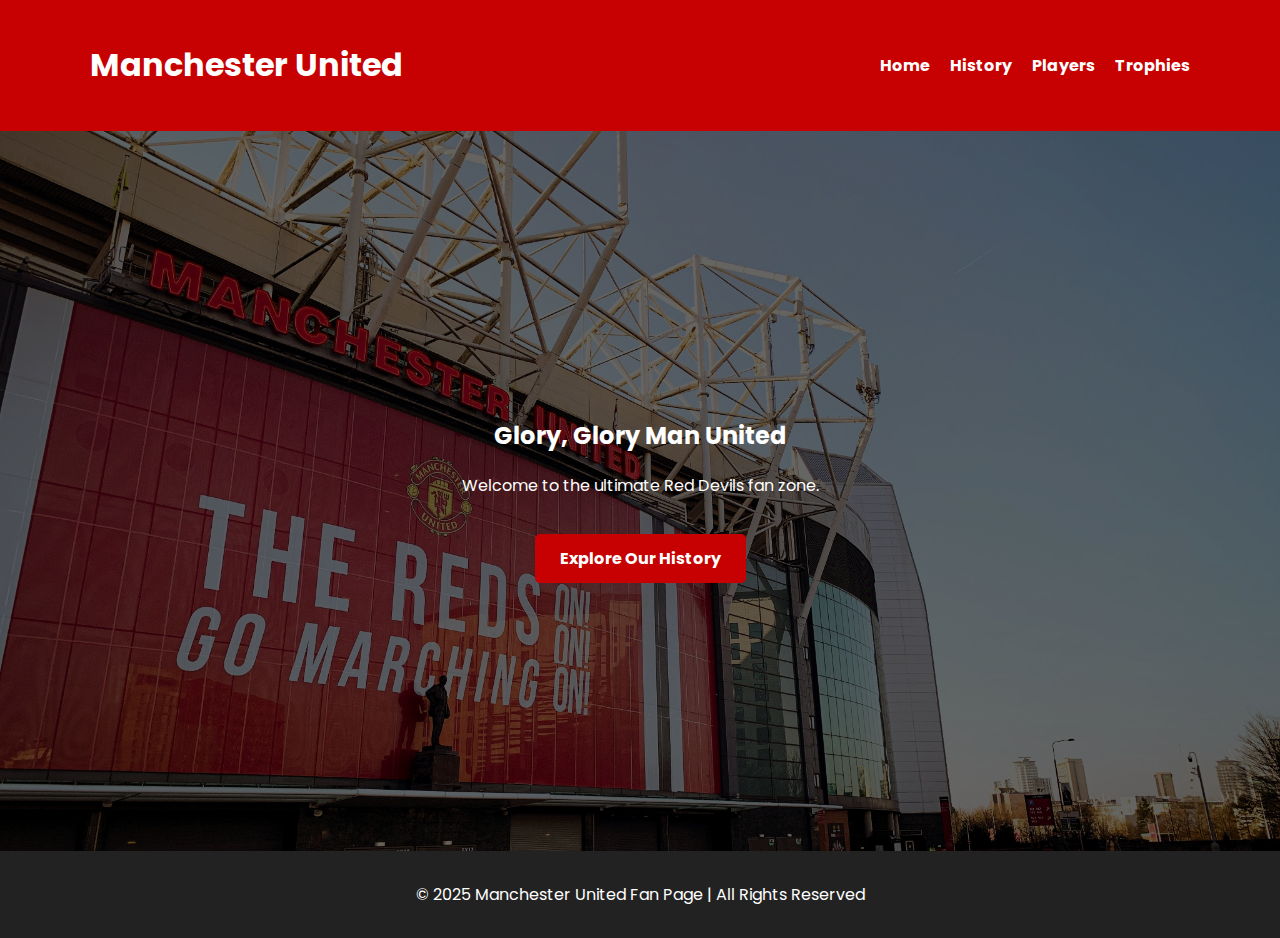
<file: index.html>
<!DOCTYPE html>
<html lang="en">
<head>
  <meta charset="UTF-8" />
  <meta name="viewport" content="width=device-width, initial-scale=1.0"/>
  <title>Manchester United | Home</title>
  <link href="https://fonts.googleapis.com/css2?family=Poppins:wght@400;700&display=swap" rel="stylesheet">
  <link rel="stylesheet" href="style.css"/>
</head>
<body>
  <header class="main-header">
    <div class="container">
      <h1>Manchester United</h1>
      <nav>
        <ul>
          <li><a href="index.html">Home</a></li>
          <li><a href="history.html">History</a></li>
          <li><a href="players.html">Players</a></li>
          <li><a href="trophies.html">Trophies</a></li>
        </ul>
      </nav>
    </div>
  </header>
  <section class="hero">
    <div class="hero-content">
      <h2>Glory, Glory Man United</h2>
      <p>Welcome to the ultimate Red Devils fan zone.</p>
      <a href="history.html" class="btn">Explore Our History</a>
    </div>
  </section>
  <footer>
    <p>&copy; 2025 Manchester United Fan Page | All Rights Reserved</p>
  </footer>
</body>
</html>
</file>
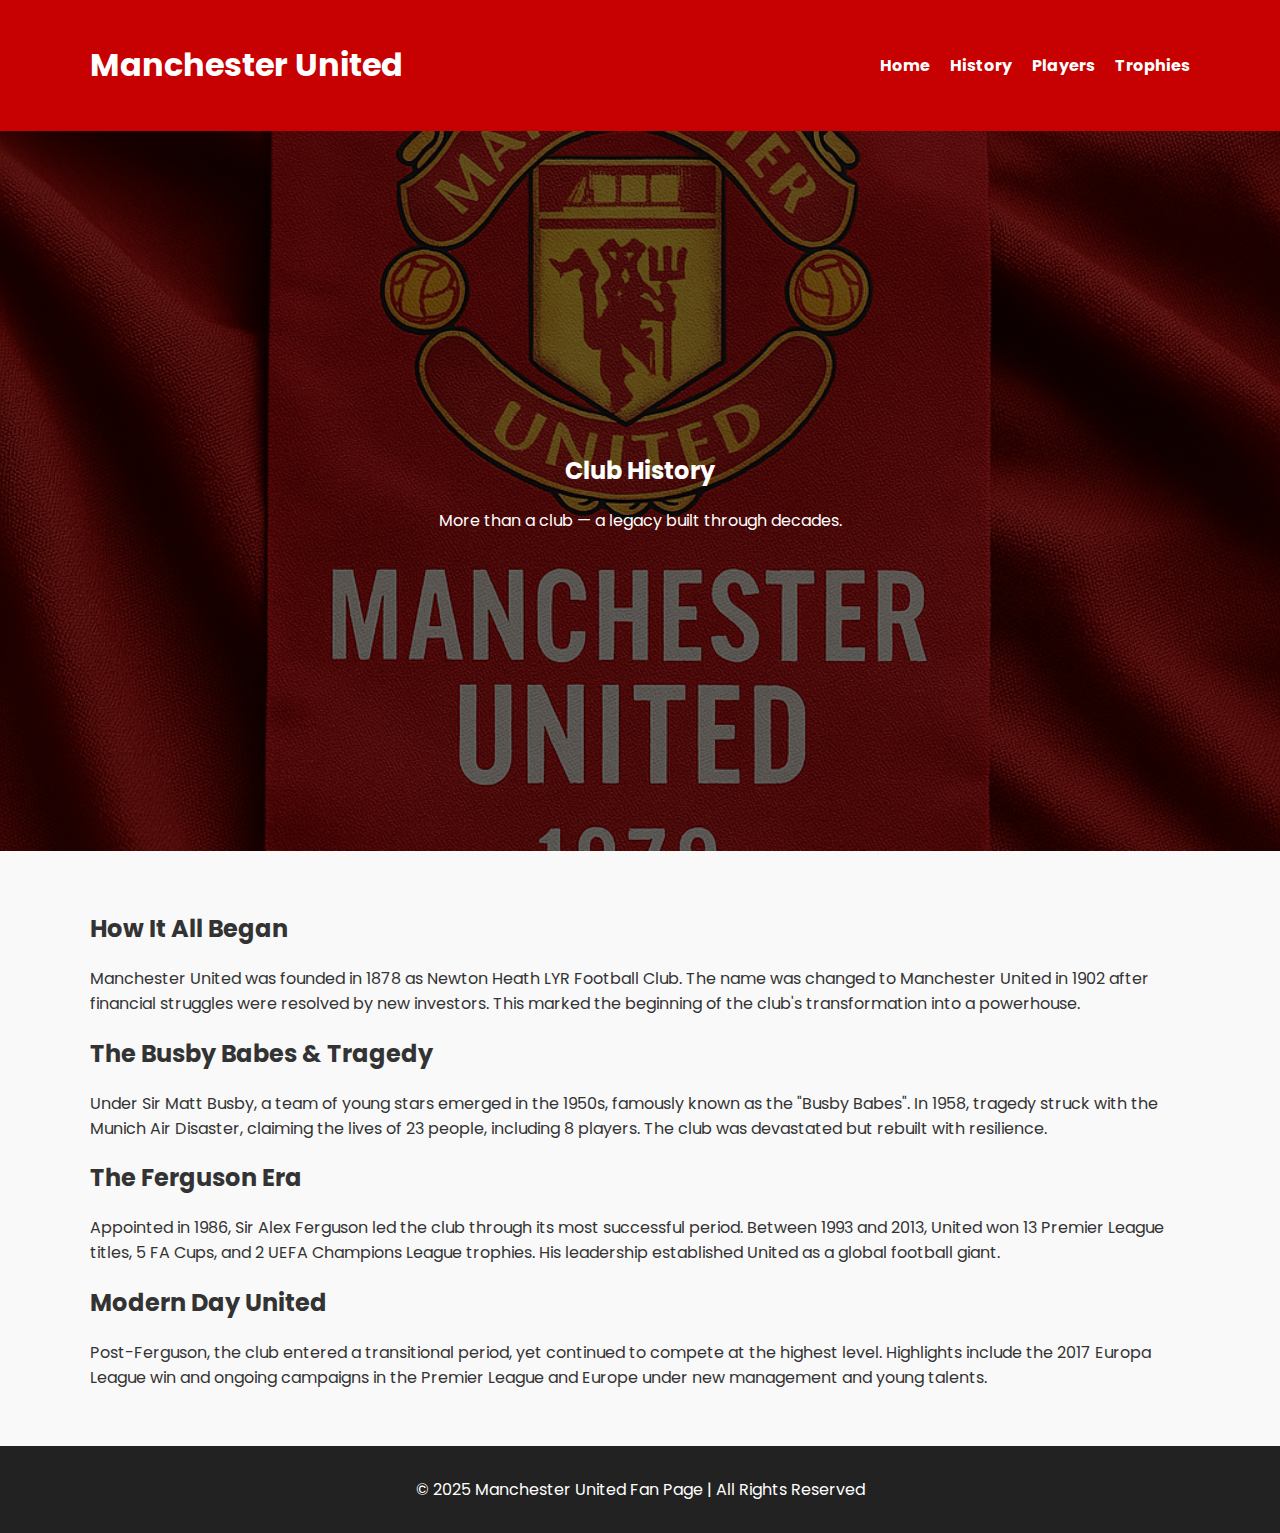
<file: history.html>
<!DOCTYPE html>
<html lang="en">
<head>
  <meta charset="UTF-8" />
  <meta name="viewport" content="width=device-width, initial-scale=1.0"/>
  <title>Manchester United | History</title>
  <link href="https://fonts.googleapis.com/css2?family=Poppins:wght@400;700&display=swap" rel="stylesheet">
  <link rel="stylesheet" href="style.css"/>
</head>
<body>
  <header class="main-header">
    <div class="container">
      <h1>Manchester United</h1>
      <nav>
        <ul>
          <li><a href="index.html">Home</a></li>
          <li><a href="history.html">History</a></li>
          <li><a href="players.html">Players</a></li>
          <li><a href="trophies.html">Trophies</a></li>
        </ul>
      </nav>
    </div>
  </header>
  <section class="hero" style="background-image: url('images/history.jpg');">
    <div class="hero-content">
      <h2>Club History</h2>
      <p>More than a club — a legacy built through decades.</p>
    </div>
  </section>
  <main class="container">
    <h2>How It All Began</h2>
    <p>Manchester United was founded in 1878 as Newton Heath LYR Football Club. The name was changed to Manchester United in 1902 after financial struggles were resolved by new investors. This marked the beginning of the club's transformation into a powerhouse.</p>

    <h2>The Busby Babes & Tragedy</h2>
    <p>Under Sir Matt Busby, a team of young stars emerged in the 1950s, famously known as the "Busby Babes". In 1958, tragedy struck with the Munich Air Disaster, claiming the lives of 23 people, including 8 players. The club was devastated but rebuilt with resilience.</p>

    <h2>The Ferguson Era</h2>
    <p>Appointed in 1986, Sir Alex Ferguson led the club through its most successful period. Between 1993 and 2013, United won 13 Premier League titles, 5 FA Cups, and 2 UEFA Champions League trophies. His leadership established United as a global football giant.</p>

    <h2>Modern Day United</h2>
    <p>Post-Ferguson, the club entered a transitional period, yet continued to compete at the highest level. Highlights include the 2017 Europa League win and ongoing campaigns in the Premier League and Europe under new management and young talents.</p>
  </main>
  <footer>
    <p>&copy; 2025 Manchester United Fan Page | All Rights Reserved</p>
  </footer>
</body>
</html>
</file>
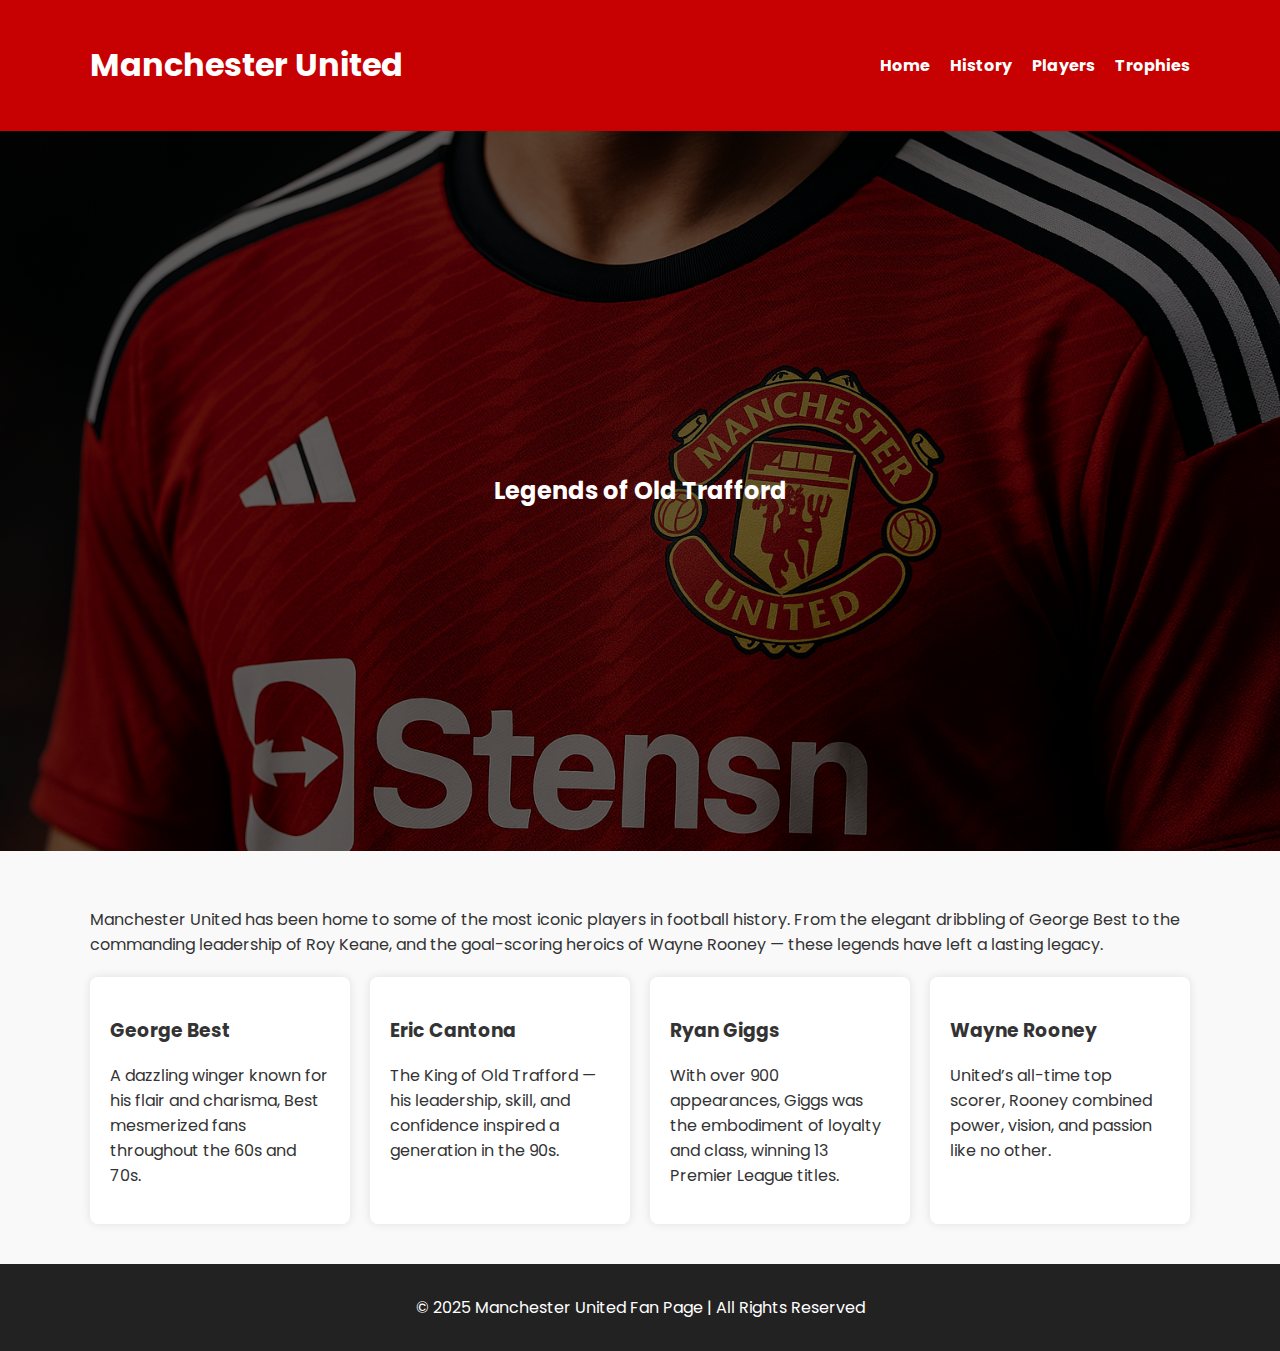
<file: players.html>
<!DOCTYPE html>
<html lang="en">
<head>
  <meta charset="UTF-8" />
  <meta name="viewport" content="width=device-width, initial-scale=1.0"/>
  <title>Manchester United | Players</title>
  <link href="https://fonts.googleapis.com/css2?family=Poppins:wght@400;700&display=swap" rel="stylesheet">
  <link rel="stylesheet" href="style.css"/>
</head>
<body>
  <header class="main-header">
    <div class="container">
      <h1>Manchester United</h1>
      <nav>
        <ul>
          <li><a href="index.html">Home</a></li>
          <li><a href="history.html">History</a></li>
          <li><a href="players.html">Players</a></li>
          <li><a href="trophies.html">Trophies</a></li>
        </ul>
      </nav>
    </div>
  </header>
  <section class="hero" style="background-image: url('images/players.jpg');">
    <div class="hero-content">
      <h2>Legends of Old Trafford</h2>
    </div>
  </section>
  <main class="container">
    <p>Manchester United has been home to some of the most iconic players in football history. From the elegant dribbling of George Best to the commanding leadership of Roy Keane, and the goal-scoring heroics of Wayne Rooney — these legends have left a lasting legacy.</p>
    <div class="grid">
      <div class="card"><h3>George Best</h3><p>A dazzling winger known for his flair and charisma, Best mesmerized fans throughout the 60s and 70s.</p></div>
      <div class="card"><h3>Eric Cantona</h3><p>The King of Old Trafford — his leadership, skill, and confidence inspired a generation in the 90s.</p></div>
      <div class="card"><h3>Ryan Giggs</h3><p>With over 900 appearances, Giggs was the embodiment of loyalty and class, winning 13 Premier League titles.</p></div>
      <div class="card"><h3>Wayne Rooney</h3><p>United’s all-time top scorer, Rooney combined power, vision, and passion like no other.</p></div>
    </div>
  </main>
  <footer>
    <p>&copy; 2025 Manchester United Fan Page | All Rights Reserved</p>
  </footer>
</body>
</html>
</file>
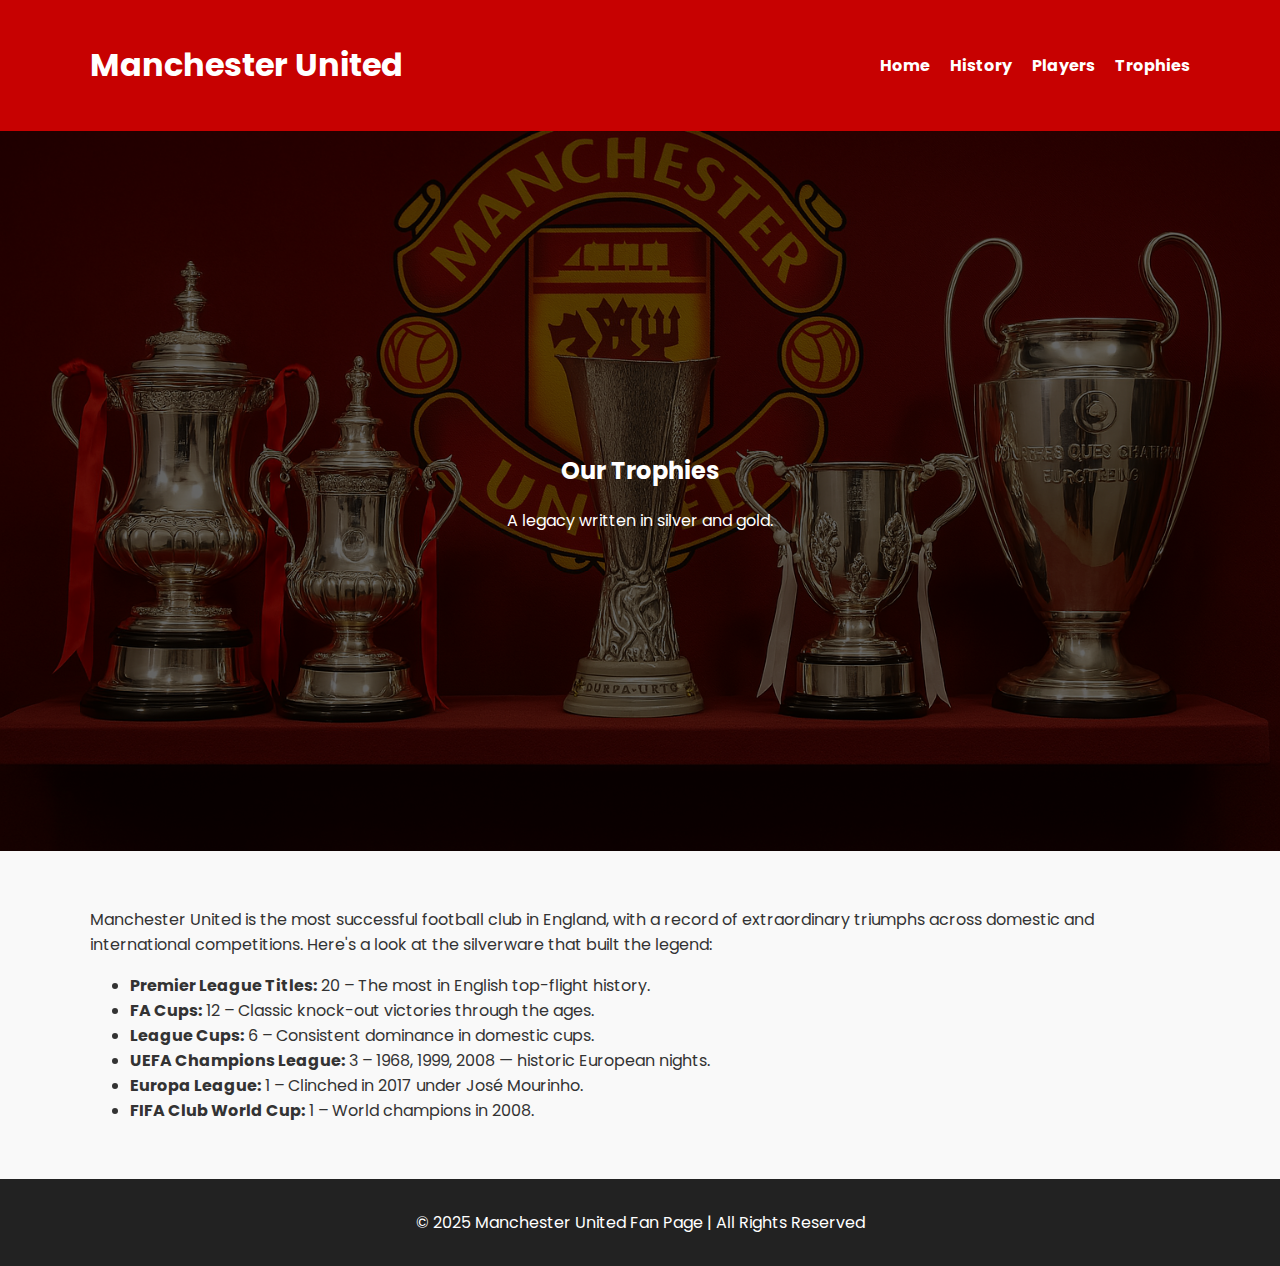
<file: trophies.html>
<!DOCTYPE html>
<html lang="en">
<head>
  <meta charset="UTF-8" />
  <meta name="viewport" content="width=device-width, initial-scale=1.0"/>
  <title>Manchester United | Trophies</title>
  <link href="https://fonts.googleapis.com/css2?family=Poppins:wght@400;700&display=swap" rel="stylesheet">
  <link rel="stylesheet" href="style.css"/>
</head>
<body>
  <header class="main-header">
    <div class="container">
      <h1>Manchester United</h1>
      <nav>
        <ul>
          <li><a href="index.html">Home</a></li>
          <li><a href="history.html">History</a></li>
          <li><a href="players.html">Players</a></li>
          <li><a href="trophies.html">Trophies</a></li>
        </ul>
      </nav>
    </div>
  </header>
  <section class="hero" style="background-image: url('images/trophies.jpg');">
    <div class="hero-content">
      <h2>Our Trophies</h2>
      <p>A legacy written in silver and gold.</p>
    </div>
  </section>
  <main class="container">
    <p>Manchester United is the most successful football club in England, with a record of extraordinary triumphs across domestic and international competitions. Here's a look at the silverware that built the legend:</p>
    <ul>
      <li><strong>Premier League Titles:</strong> 20 – The most in English top-flight history.</li>
      <li><strong>FA Cups:</strong> 12 – Classic knock-out victories through the ages.</li>
      <li><strong>League Cups:</strong> 6 – Consistent dominance in domestic cups.</li>
      <li><strong>UEFA Champions League:</strong> 3 – 1968, 1999, 2008 — historic European nights.</li>
      <li><strong>Europa League:</strong> 1 – Clinched in 2017 under José Mourinho.</li>
      <li><strong>FIFA Club World Cup:</strong> 1 – World champions in 2008.</li>
    </ul>
  </main>
  <footer>
    <p>&copy; 2025 Manchester United Fan Page | All Rights Reserved</p>
  </footer>
</body>
</html>
</file>
<file: style.css>
body {
  margin: 0;
  font-family: 'Poppins', sans-serif;
  background: #f9f9f9;
  color: #333;
}
a { text-decoration: none; color: inherit; }

.main-header {
  background-color: #c70101;
  color: white;
  padding: 20px 0;
}
.main-header .container {
  display: flex;
  justify-content: space-between;
  align-items: center;
  padding: 0 40px;
}
nav ul {
  display: flex;
  list-style: none;
  gap: 20px;
}
nav a {
  color: white;
  font-weight: bold;
}
nav a:hover {
  text-decoration: underline;
}
.hero {
  background: url('images/old_trafford.jpg') no-repeat center center/cover;
  height: 80vh;
  display: flex;
  align-items: center;
  justify-content: center;
  position: relative;
}
.hero::after {
  content: '';
  position: absolute;
  top: 0; left: 0;
  width: 100%; height: 100%;
  background-color: rgba(0, 0, 0, 0.6);
}
.hero-content {
  position: relative;
  color: white;
  text-align: center;
  z-index: 1;
}
.btn {
  display: inline-block;
  padding: 12px 25px;
  background: #c70101;
  color: white;
  margin-top: 20px;
  border-radius: 5px;
  font-weight: bold;
  transition: background 0.3s;
}
.btn:hover {
  background: #a00000;
}
footer {
  background: #222;
  color: white;
  text-align: center;
  padding: 15px 0;
}

.container {
  padding: 40px;
  max-width: 1100px;
  margin: auto;
}
.grid {
  display: grid;
  grid-template-columns: repeat(auto-fit, minmax(220px, 1fr));
  gap: 20px;
  margin-top: 20px;
}
.card {
  background: white;
  padding: 20px;
  border-radius: 8px;
  box-shadow: 0 0 10px rgba(0,0,0,0.1);
}
</file>
